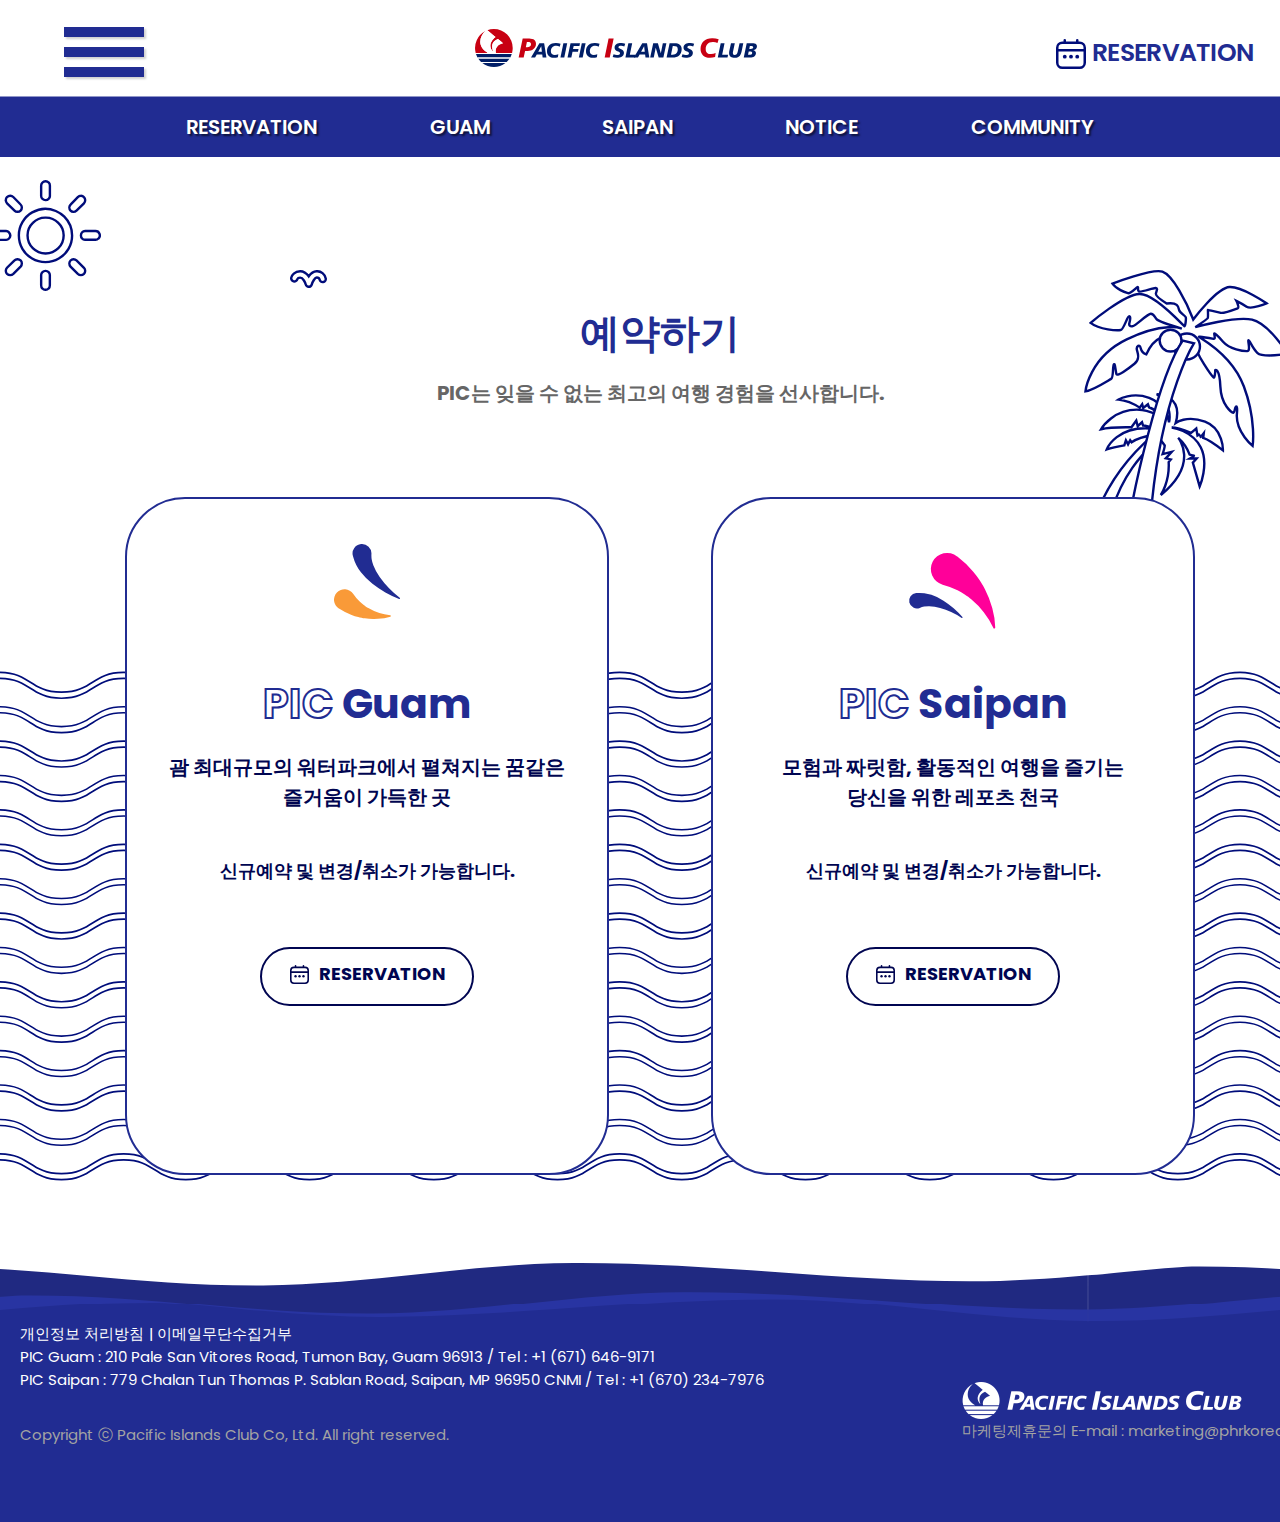
<file: sub.html>
<!DOCTYPE html>
<html lang="en">
    <head>
        <meta charset="UTF-8" />
        <meta name="viewport" content="width=device-width, initial-scale=1.0" />
        <title>휴가, 그 이상의 모든것. 클럽 리조트 PIC</title>
        <link rel="shortcut icon" href="./images/favicon.png" />
        <link rel="stylesheet" href="./css/main.css" />
        <!-- 서브JS 불러오기 : 모듈로 불러오기 -->
        <script type="module" src="./js/sub.js"></script>
        <script>
            // 로드구역
            window.addEventListener("DOMContentLoaded", () => {
                // 1.대상선정: .ham(이벤트/변경), .gnb(변경)
                const ham = document.querySelector(".ham");
                const gnb = document.querySelector(".gnb");
                const bgTop =document.querySelector(".top-area");

                // 2.이벤트설정
                ham.onclick = () => {
                    // 햄버거버튼 on넣기/빼기
                    ham.classList.toggle("on");
                    // GNB on넣기/빼기
                    gnb.classList.toggle("on");
                    // 상단영역 배경색
                    bgTop.classList.toggle("on");
                }; /////////// click /////////////
            }); //////////// 로드구역 ///////////////
        </script>
        
    </head>
    <body class="scbar">
        <!-- 상단 이동 버튼 -->
        <button onclick id="btn-back-to-top" title="위로 가기">
        <img src="./images/btn_top.png" alt="위로가기"></button>
    
        <!-- 상단 영역  -->
        <div class="top-area get sub-top">
            <header id="top-area">
                <div class="cont-box">
                    <!-- 메뉴박스 -->
                    <nav class="gnb">
                            <!-- RESERVATION: dl -->
                            <dl>
                                <!-- 상위 메뉴 : dt -->
                                <dt>
                                    <a href="sub.html">RESERVATION</a>
                                </dt>
                                <!-- 하위 메뉴 : dd -->
                                <dd>
                                    <a href="sub.html">예약하기</a>
                                </dd>
                                <dd>
                                    <a href="#">자주하는 질문</a>
                                </dd>
                                <dd>
                                    <a href="#">문의</a>
                                </dd>
                            </dl>
                            <!-- GUAM : dl -->
                            <dl>
                                <!-- 상위 메뉴 : dt -->
                                <dt>
                                    <a href="#">GUAM</a>
                                </dt>
                                <!-- 하위메뉴: dd -->
                                <dd>
                                    <a href="#">PIC괌</a>
                                </dd>
                                <dd>
                                    <a href="#">PIC괌 이용안내</a>
                                </dd>
                                <dd>
                                    <a href="#">일반서비스</a>
                                </dd>
                                <dd>
                                    <a href="#">예약하기</a>
                                </dd>
                            </dl>
                            <!-- SAIPAN : dl -->
                            <dl>
                                <!-- 상위메뉴 Saipan : dt -->
                                <dt>
                                    <a href="#">SAIPN</a>
                                </dt>
                                <!-- 하위메뉴: dd -->
                                <dd>
                                    <a href="#">PIC괌</a>
                                </dd>
                                <dd>
                                    <a href="#">PIC괌 이용안내</a>
                                </dd>
                                <dd>
                                    <a href="#">일반서비스</a>
                                </dd>
                                <dd>
                                    <a href="#">예약하기</a>
                                </dd>
                            </dl>
                            <!-- Notice : dl -->
                            <dl>
                                <!-- 상위메뉴 Notice : dt -->
                                <dt>
                                    <a href="#">NOTICE</a>
                                </dt>
                                <!-- 하위메뉴: dd -->
                                <dd>
                                    <a href="#">PIC괌</a>
                                </dd>
                                <dd>
                                    <a href="#">PIC사이판</a>
                                </dd>
                                <dd>
                                    <a href="#">COMMUNITY</a>
                                </dd>
                            </dl>
                            <!-- 스토리메뉴 : dl -->
                            <dl>
                                <!-- 상위메뉴 COMMUNITY : dt -->
                                <dt>
                                    <a href="#">COMMUNITY</a>
                                </dt>
                                <!-- 하위메뉴: dd -->
                                <dd>
                                    <a href="#">PIC영상</a>
                                </dd>
                            </dl>
                        
                    </nav>
                    <!-- 1-1. 햄버거 -->
                    <div class="col-3">
                         <!-- 햄버거버튼 -->
                        <div class="ham">
                            <span></span>
                            <span></span>
                            <span></span>
                        </div>
                    </div>
                    <!-- 메인로고 -->
                    <div class="col-6">
                        <div class="logo-box">
                            <h1 class="main-logo">
                                <a href="index.html">
                                    <!-- <img src="./images/logo_w.png" alt="회사메인로고" /> -->
                                </a>
                            </h1>
                        </div>
                    </div>
                    <!-- 예약버튼 -->
                    <div class="col-3">
                        <div class="res-box">
                            <a href="sub.html" class="reservBtn WhiteR">
                                <img src="./images/ico_calender_w.png" alt="예약버튼">RESERVATION
                            </a>
                            <a href="sub.html" class="reservBtn blueR">
                                <img src="./images/ico_calendar_c.svg" alt="예약버튼">RESERVATION
                            </a>
                           
                            <!-- <a href="#">RESERVATION</a> -->
                        </div> 
                </div>
            </header>
        </div>
        <!-- 중간 메뉴바 -->
        <div class="sub-bar">
             <!-- 빠른메뉴 -->
             <nav class="menu-box">
                <ul>
                    <li><a href="sub.html">RESERVATION</a></li>
                    <li><a href="#">GUAM</a></li>
                    <li><a href="#">SAIPAN</a></li>
                    <li><a href="#">NOTICE</a></li>
                    <li><a href="#">COMMUNITY</a></li>
                </ul>
            <div class="wave-box">

            </div>
        </div>

        <!-- 서브 비주얼 -->
        <div id="res-area">
            <section class="res-area inbox">
                <div class="cont-box">
                    <div class="col-12">
                        <!-- 배경 오브젝트 -->
                        <!-- 태양 -->
                        <div class="imgSun">
                            <img src="./images/img_sunny.svg" alt="태양">
                        </div>
                        <!-- 야자수 -->
                        <div class="imgTree">
                            <img src="./images/img_tree.svg" alt="야자수">
                        </div>
                        <!-- 구름 -->
                        <div class="imgCloud">
                            <img src="./images/img_cloud.svg" alt="구름">
                        </div>
                        <!-- 새 -->
                        <div class="imgBird">
                            <img src="./images/img_bird.svg" alt="새">
                        </div>
                        <div class="s-title-box">
                            <h2 class="tit">예약하기</h2> 
                            <p>PIC는 잊을 수 없는 최고의 여행 경험을 선사합니다.</p>
                        </div>
                        <div class="reservBox">
                            <div class="reservchoice">
                                <ul>
                                    <!-- Guam -->
                                    <li>
                                        <div class="imgr">
                                            <img src="./images/img_guam.svg" alt="Guam">
                                        </div>
                                        <h3>
                                            <em>PIC</em>
                                            Guam
                                        </h3>
                                        <p>
                                            괌 최대규모의 워터파크에서 펼쳐지는 꿈같은<br>
                                            즐거움이 가득한 곳
                                        </p>
                                        <strong>신규예약 및 변경/취소가 가능합니다.</strong>
                                        <div class="btnBox">
                                            <a href="#" target="_blank" class="btn"><i class="reserv"></i>RESERVATION</a>
                                        </div>
                                    </li>
                                    <!-- Saipan -->
                                    <li>
                                        <div class="imgr">
                                            <img src="./images/img_Saipan.svg" alt="Guam">
                                        </div>
                                        <h3>
                                            <em>PIC</em>
                                            Saipan
                                        </h3>
                                        <p>
                                            모험과 짜릿함, 활동적인 여행을 즐기는<br>
                                            당신을 위한 레포츠 천국
                                        </p>
                                        <strong>신규예약 및 변경/취소가 가능합니다.</strong>
                                        <div class="btnBox">
                                            <a href="#" target="_blank" class="btn"><i class="reserv"></i>RESERVATION</a>
                                        </div>
                                    </li>
                                </ul>
                            </div>
                        </div>
                    </div>
                </div>

            </section>
        </div>


        <!-- 하단영역 -->
        <!-- 6. 하단영역 -->
        <div id="footer-area">
            <div class="wrap"></div>
            <footer class="footer-area inbox">
                <!-- <h2 class="temp-tit">6. 하단영역</h2> -->
                <div class="cont-box">
                    <div class="col-8">
                        <div class="footer-txt-box">
                            <ul>
                                <li>
                                    <a href="#">개인정보 처리방침</a>
                                </li>
                                <li>
                                    <a href="#">이메일무단수집거부</a>
                                </li>
                            </ul>
                            <!-- 주소 -->
                            <p>PIC Guam : 210 Pale San Vitores Road, Tumon Bay, Guam 96913 / Tel : +1 (671) 646-9171</p>
                            <p>PIC Saipan : 779 Chalan Tun Thomas P. Sablan Road, Saipan, MP 96950 CNMI / Tel : +1 (670) 234-7976</p>
                            <br /><br />
                            <p>Copyright ⓒ Pacific Islands Club Co, Ltd. All right reserved.</p>
                        </div>
                    </div>
                    <div class="col-4">
                        <div class="footer-icon-box">
                            <div class="footer-icon">
                                <img src="./images/logo_w.png" alt="흰로고" />

                                <p>마케팅제휴문의 E-mail : marketing@phrkorea.com</p>
                            </div>
                        </div>
                    </div>
                </div>
            </footer>
        </div>
    </body>
</file>
<file: css/main.css>
@charset "utf-8";
/* PIC PJ : 메인페이지 CSS - main.css */

/* 리셋, 코어, 커먼 공통 외부 CSS 합치기 */
@import url(./reset.css);
@import url(./core.css);
@import url(./common.css);
/* 그리드 12 불러오기 */
@import url(./grid_12_flex.css);
@import url(./scroll.css);
@import url(./sub.css);
@import url(./mediaQuery.css);

/* 공사중 표시 */
body * {
    /* outline: 2px dashed #ccc; */
}

body{
    /* overflow-x: hidden */
   
}
body>* {
    overflow-x: hidden;
  }
.banner-area{
    position: relative;
    width: 100%;
    height: calc(var(--vh, 1vh)* 100);
    min-height: 770px;
}


/* 배너영역 */
.bg-video{
    
   height: 100%;
    width: 100%;
    z-index: -1;
    overflow: hidden;
    
}
.bgvideo{
    height: 100%;
    width: 100%;
    object-fit: cover;
}
/* 퀵메뉴 */
.menu-box{
    position: absolute;
    left: 0;
    top: 10.7%;
    width: 100%;
    height: auto;
    background: transparent;
    border-top: 1px solid rgba(255, 255, 255, 0.5);
    border-bottom: 1px solid rgba(255, 255, 255, 0.5);
    z-index: 10;
}
.menu-box ul{
    display: flex;
    height: 60px;
    width: 100%;
    max-width: 1020px;
    margin: 0 auto;
    align-items: center;
    justify-content: space-around;
}
.menu-box li a{
    display: block;
    font-size: 2rem;
    color: #fff;
    font-weight: 600;
    text-shadow: 2px 2px 2px #0000009d;
}
/* .menu-box ul li + li:before {
    content: '';
    display: block;
    position: absolute;
    top: 43%;
    width: 8px;
    height: 8px;
    border-radius: 50%;
    background-color: rgba(255, 8, 8, 0.45);
   
    z-index: 20;
} */

/* 글자 배너 */
.txt-banner{
    /* position: fixed; */
    display: flex;
    position: absolute;
    top: 40%;
    left: 50%;
    transform: translate(-50%, -50%);
    /* outline: 2px dashed yellow; */

    /* 글자설정 */
    font-size: 5vw;
    color: #fff;
    white-space: nowrap;

}
/* 개별 배너 ul*/
.txt-banner ul{
display: flex;
position: absolute;
top: 50%;
left: 50%;
transform: translate(-50%, 50%);

    transform-origin: top;
    /* transform: rotateX(90deg); */

/* 모두 투명 */
opacity: 0;
/* 트랜지션 */
transition: 0.8s ease-out;

}
.txt-banner ul.on{
    opacity: 1;
    z-index: 1;
    transform:translate(-50%,-50%);
    
}



/* 글자 개별박스 셋팅 */
.txt-banner li{
    display: block;
    font-size: 100px;
    color: #fff;
    font-family: 'Poppins', Sans-serif;
    font-weight: 700;
    text-align: center;
    line-height: 1;
}

.txt-banner p{
    margin-top: 5%;
    font-size: 2rem;
}

.txt-banner li span{
    color: transparent;
    -webkit-text-stroke-width: 2px;
    -webkit-text-stroke-color: #fff;
}


/* 글자 애니메이션 */
.let-style{
/* 원근설정 */
perspective: 100vh;
}
/* .let-style li{
    transform:translateY(100%);
    transform-origin: top;
   
    opacity: 0;    
    transition: 1s ease-in;
} */
/* 등장클래스 .on */
/* .let-style.on li{
    transform:translateY(0);
   
    opacity: 1;    
} */



.bot-box{
    position: absolute;
    left: 0;
    bottom: 0;
    display: flex;
    justify-content: center;
    width: 100%;
    height: 74px;
    border-top: 1px solid rgba(255, 255, 255, 0.5);
    z-index: 2;
}

/* 슬라이드 이동 버튼 */
/*이동버튼*/
.abtn {
    display: none;
    position: absolute;
    top: 50%;
    transform: translateY(-50%);
    /*Y축 중앙이동*/
}

/*왼쪽버튼*/
.ab1 {
    left: 50px;
}

/*오른쪽버튼*/
.ab2 {
    right: 50px;
}


/* 하단 텍스트 불릿 */

.bot-box .indic{
    display: flex;
    width: 100%;
}


.indic li{
    position: relative;
    flex: 1;
    height: 100%;
    overflow: hidden;
    border-radius: 0;
    background-color: transparent;
    width: 100%;
  
}
.indic span{
    display: flex;
    align-items: center;
    justify-content: center;
    width: 100%;
    height: 100%;
    font-size: 2rem;
    color: #fff;
    font-weight: 600;
    font-family: 'Poppins', 'welcome', Sans-serif;
    cursor: pointer;
    opacity: 0.7;
    white-space: nowrap;
}

.indic li.on span{
   
    opacity: 1;
    text-shadow: 1px 1px 1px #747474;
}

/* 가상요소 바 */
.indic li::before{
    content: '';
    position: absolute;
    display: block;
    width: 0;
    bottom: 0;
    height: 0.5rem;
    background-color: magenta;
  }
  .indic li.on::before{
    width: 100%;
    transition: width 3s linear;
  }




/********************* PIC소개 영역 *********************/

/* 소개 영역 제목 */
#intro-pic-area{
    padding-top: 5%;
    background-color: #fff;
    position: relative;
    
}
#intro-pic-area .title-box{
    position: relative;
    text-align: center;
    font-size: 4rem;
    font-weight: bold;
    color: darkblue;
    margin: 0 auto;
    width: 100%;
    /* padding-top: 50px; */
}


/* 소개영역 컨텐츠 */

#intro-pic-area .introbox{

   position: relative;
   padding-top: 10vw;
   
}
#intro-pic-area .introbox ul{
    
    text-align: center;
}
#intro-pic-area .introbox li{

   display: flex;
}

/* 소개 이미지 형태 */
#intro-pic-area .intro-images img{
   
    width: 100%;
    height: 100%;
    object-fit: cover;
    border-radius: 100px;
}

/* 텍스트 박스 */
#intro-pic-area .intro-txt-box{
    position: absolute;
    width: 500px;
}

/* 소개 소제목 텍스트 */
#intro-pic-area h3{
     position: relative;
    display: block;
    font-size: 10rem;
    white-space: nowrap;
    color: darkblue;
}
#intro-pic-area span{
     position: relative;
    display: block;
    font-size: 10rem;
    white-space: nowrap;
    font-weight: bold;
    color: transparent;
    -webkit-text-stroke-width: 2px;
    -webkit-text-stroke-color: darkblue;
}
#intro-pic-area .sp-intro{
     position: relative;
    display: block;
    font-size: 10rem;
    white-space: nowrap;
    font-weight: bold;
    color: transparent;
    -webkit-text-stroke-width: 2px;
    -webkit-text-stroke-color: #FF0099;
}

/* 소개글 */
#intro-pic-area p{
    padding-top: 1vw;
    margin-top: 2vw;
    margin-left: 2vw;
    display: block;
    line-height: 1.8;
    font-size: 2rem;
    color: #666;;
    font-weight: bold;
}

/* 스크롤 텍스트 */
.introbox .em1{
    font-size: 30rem;
    font-style: normal;
    font-weight: bold;
    color: transparent;
    -webkit-text-stroke-width: 4px;
    -webkit-text-stroke-color: #FF0099;
}
.introbox .em2{
    font-size: 30rem;
    font-style: normal;
    font-weight: bold;
    color: transparent;
    -webkit-text-stroke-width: 4px;
    -webkit-text-stroke-color: #ff7b00;
}
.introbox .em3{
    font-size: 30rem;
    font-style: normal;
    font-weight: bold;
    color: transparent;
    -webkit-text-stroke-width: 4px;
    -webkit-text-stroke-color: #212C92;
}

.intro2 .act-txt{
    color: #FF0099 !important;
}
.intro2 p{
    color: #fff !important;
}


/* 배경원 애니메이션 */
.cir-ani{
    position: sticky;
    top: 10%;
    
    
}
.cir-ani>div{
    position: absolute;
    
    border-radius: 50%;
   
    
}

.cir-ani .cir1{

    left: 10%;
    transform: translate(-50%, 100%);
    width: 100px;
    height: 100px;
    background: red;
    animation: cir-move1 5s ease-in-out infinite alternate;
}
.cir-ani .cir2{

    left: 20%;
    transform: translate(-50%, 200%);
    width: 200px;
    height: 200px;
    background: magenta;
    animation: cir-move2 6s ease-in-out infinite alternate;
}
.cir-ani .cir3{
    left: 100%;
    transform: translate(-50%, 0%);
    width: 150px;
    height: 150px;
    background: orange;
    animation: cir-move3 5s ease-in-out infinite alternate;
}
.cir-ani .cir4{
    left: 70%;
    transform: translate(-50%, 180%);
    width: 280px;
    height: 280px;
    background: skyblue;
    animation: cir-move4 7s ease-in-out infinite alternate;
}
.cir-ani .cir5{
    
    left: 80%;
    transform: translate(-50%, 30%);
    width: 180px;
    height: 180px;
    background: rgb(29, 250, 165);
    animation: cir-move5 4s ease-in-out infinite alternate;
}
/* 원 애니 박스 */
.cir-box2{
    top: 45%;
}
.cir-box3{
    top: 75%;
}
/* 패턴 이미지 */
.pBox1{
    position: absolute;
    top: 30%;
}
.pBox2{
    position: absolute;
    top: 60%;
    left: 74%;
   
}
.pBox3{
    position: absolute;
    top: 90%;
    left: 10%;
}

/* 위아래 반복 애니메이션 */
@keyframes cir-move1 {
    0%{
        transform: translate(-50%, 100%);
    }
    50%{
        transform: translate(-50%, 80%);
    }
    100%{
        transform: translate(-50%, 100%);
    }
}
@keyframes cir-move2 {
    0%{
        transform: translate(-50%, 200%);
    }
    50%{
        transform: translate(-50%, 180%);
    }
    100%{
        transform: translate(-50%, 200%);
    }
}
@keyframes cir-move3 {
    0%{
        transform: translate(-50%, 0%);
    }
    50%{
        transform: translate(-50%, 20%);
    }
    100%{
        transform: translate(-50%, 0%);
    }
}
@keyframes cir-move4 {
    0%{
        transform: translate(-50%, 180%);
    }
    50%{
        transform: translate(-50%, 150%);
    }
    100%{
        transform: translate(-50%, 180%);
    }
}
@keyframes cir-move5 {
    0%{
        transform: translate(-50%, 30%);
    }
    50%{
        transform: translate(-50%, 20%);
    }
    100%{
        transform: translate(-50%, 30%);
    }
}

.btnBoxM{
    position: absolute;
    z-index: 999;
}

.btnM{
    width: 210px;
    line-height: 49px;
    display: inline-block;
   position: absolute;
    height: 55px;
    
    font-size: 1.8rem;
    font-weight: 600;
    font-weight: bold;
    text-align: center;
    color: #000551;
    border: 2px solid #000551;
    border-radius: 30px;
    background-color: #fff;
    font-family: 'Poppins', 'welcome', Sans-serif;
    transition: all 0.5s;
    z-index: 999;
}
.btnBoxM:hover .btnM{
    color: #fff;
    background-color: #000551;
}

 
/* 5. 마스코트 소개영역 */
.masco-area{
    height: 740px;
}
/**************** 4. 마스코트 소개영역 ****************/

#masco-area{
    background: #212C92 url(../images/underSea.PNG) repeat-x bottom;
    background-clip: content-box;
    position: relative;
    padding-top: 200px;
}
/* 상단 구름 */
.cloud-box{
    position: absolute;
    left: -10%;
    top: 0;
    /* left: 0; */
    z-index: -1; 
    /* outline: 2px solid red; */
}
#masco-area .wrap{
    position: absolute;
    width: 100%;
    height: 122px;
    top: 0;
    overflow: hidden;
}

/* 상단 파도1 */
#masco-area::before {
    content: '';
    width: 300vw;
    display: block;
    position: absolute;
    top: -5.6vw;
    left: -15%;
    margin-top: 200px;
    background: transparent url(../images/siheky_wave.svg) repeat-x top left;
    animation: footerwave 7s linear infinite;
    background-size: 100vw auto;
    height: 6.4vw;
    
    
}

@keyframes footerwave {
    0%{transform: translate(-40% , 0%)}
	50%{transform: translate(0% , 0%)}
	100%{transform: translate(-40% , 0%)}
}


.masco-tit-txt{
    position: absolute;
    display: block;
    top: 30%;
    left: 20%;
}
.masco-intro-txt{
    position: absolute;
    display: block;
    top: 60%;
    left: 70%;
}
.masco-txt h3{
    font-size: 8.5rem;
    font-weight: bold;
    color: #fff;
}
.masco-txt p{
    font-size: 2rem;
    color: #fff;
    font-weight: bold;
  
}
.masco-txt span{
    color: transparent;
    -webkit-text-stroke-width: 2px;
    -webkit-text-stroke-color: #fff;
}
.masco-img{
    position: absolute;
    display: block;
    /* width: 100%;
    height: 100%; */
    left: 40%;
    top: 30%;
    
}
/* 마스코트영역 물방울, 물고기 애니메이션 */
.ani-box img{
    position: absolute;
    margin: 0 auto;
    padding: 0;   
    /* 애니메이션 적용 */
    animation: fish-bub-ani 5s ease-in-out infinite alternate;
}
/* 물고기 위치 */
.fish1{
    position: absolute;
    top: 35%;
    left: 35%;
}
.fish2{
    position: absolute;
    top: 60%;
    left: 60%;
}
.fish3{
    position: absolute;
    top: 20%;
    left: 50%;
}
/* 물방울 위치 */
.bubble1{
    position: absolute;
    top: 70%;
    left: 30%;
}
.bubble2{
    position: absolute;
    top: 25%;
    left: 30%;
}
.bubble3{
    position: absolute;
    top: 55%;
    left: 70%;
}
.bubble4{
    position: absolute;
    top: 80%;
    left: 10%;
}
.bubble5{
    position: absolute;
    top: 35%;
    left: 70%;
}


/* 위아래 반복 애니메이션 */
@keyframes fish-bub-ani {
    0%{
        transform: translateY(0);
    }
    50%{
        transform: translateY(1vw);
    }
    100%{
        transform: translateY(0);
    }
}




/************************************** 영상관 **************************************/
/* 6. 사진관 */
.video-area{
    height: 1100px;
    
}
#video-area{
    background-color: #fff;
}
#video-area .video-list-box{
   
   padding-top: 5vw;
}
.list-guam h3{
    font-size: 8rem;
    display: flex;
    /* 글자 줄바꿈방지 */
    white-space: nowrap;
    color: #212C92;
}
.list-saipan h3{
    font-size: 8rem;
    display: flex;
    /* 글자 줄바꿈방지 */
    white-space: nowrap;
    color:#ff0099;
}
#video-area span{
    font-size: 8rem;
    display: flex;
    color: transparent;
    -webkit-text-stroke-width: 2px;
    -webkit-text-stroke-color: #212C92;
}
#video-area ul{
    display: flex; 
    padding-left: 3vw;

}
#video-area ul li {
    padding: 0.5vw;
}
#video-area ul li img{
    height: 270px;
    width: 480px; 
}
.list-guam{
    position: relative;
    
    transform: translateX(-15%);
    animation: guam-ani 60s linear infinite alternate;
    padding-bottom: 5vw;
}
.list-saipan{
    position: relative;
    transform: translateX(-40%);
    animation: saipan-ani 60s linear infinite alternate;
}

/* 애니메이션 guam 좌->우->좌 */
@keyframes guam-ani {
    0%{
        transform: translateX(-15%);
    }
    50%{
        transform: translateX(-50%);
    }
    100%{
        transform: translateX(-15%);
    } 
}
/* 애니메이션 Saipan 우 좌 우*/
@keyframes saipan-ani {
    0%{
        transform: translateX(-40%);
    }
    50%{
        transform: translateX(-10%);
    }
    100%{
        transform: translateX(-40%);
    } 
}
/* 7. 하단영역 */
.footer-area{
    height: 200px;
}
/************* 7. 하단영역 *************/

#footer-area{
    background: #212C92;
    background-clip: content-box;
    position: relative;
    padding-top: 122px;

}
#footer-area .wrap{
    position: absolute;
    width: 100%;
    height: 122px;
    top: 0;
    overflow: hidden;
}

#footer-area .wrap::before {
    content: '';
    width: 300vw;
    display: block;
    position: absolute;
    top: -5.6vw;
    left: -15%;
    margin-top: 135px;
    background: transparent url(../images/siheky_wave.svg) repeat-x top left;
    animation: footerwave 7s linear infinite;
    background-size: 100vw auto;
    height: 6.4vw;
    
}

.footer-txt-box {
   /* position: absolute; */
   display: block;
   top: 30%;
   left:5%;
   /* text-align: left; */
}

.footer-txt-box ul {
    display: flex;
}
.footer-txt-box li:nth-child(2)::before{
    content: '|';
    color: #fff;
    font-size: 1.5rem;
    padding-left: .5rem;
}

.footer-txt-box ul li a{
    color: #fff;
    font-size: 1.5rem;
    white-space: nowrap;
}
.footer-txt-box p{
    color: #fff;
    font-size: 1.5rem;
    white-space: nowrap;
}
.footer-txt-box p:last-child{
    color: #a3a3a3;
    font-size: 1.5rem;
    
}

.footer-icon-box{
    position: relative;
    display: block;
    top: 30%;
    left: 28%;
}

.footer-icon {
    position: absolute;
    /* top: 30%;
    left: 78%; */
   
}
.footer-icon p{
    color: #a3a3a3;
    font-size: 1.5rem;
    white-space: nowrap;
}
</file>
